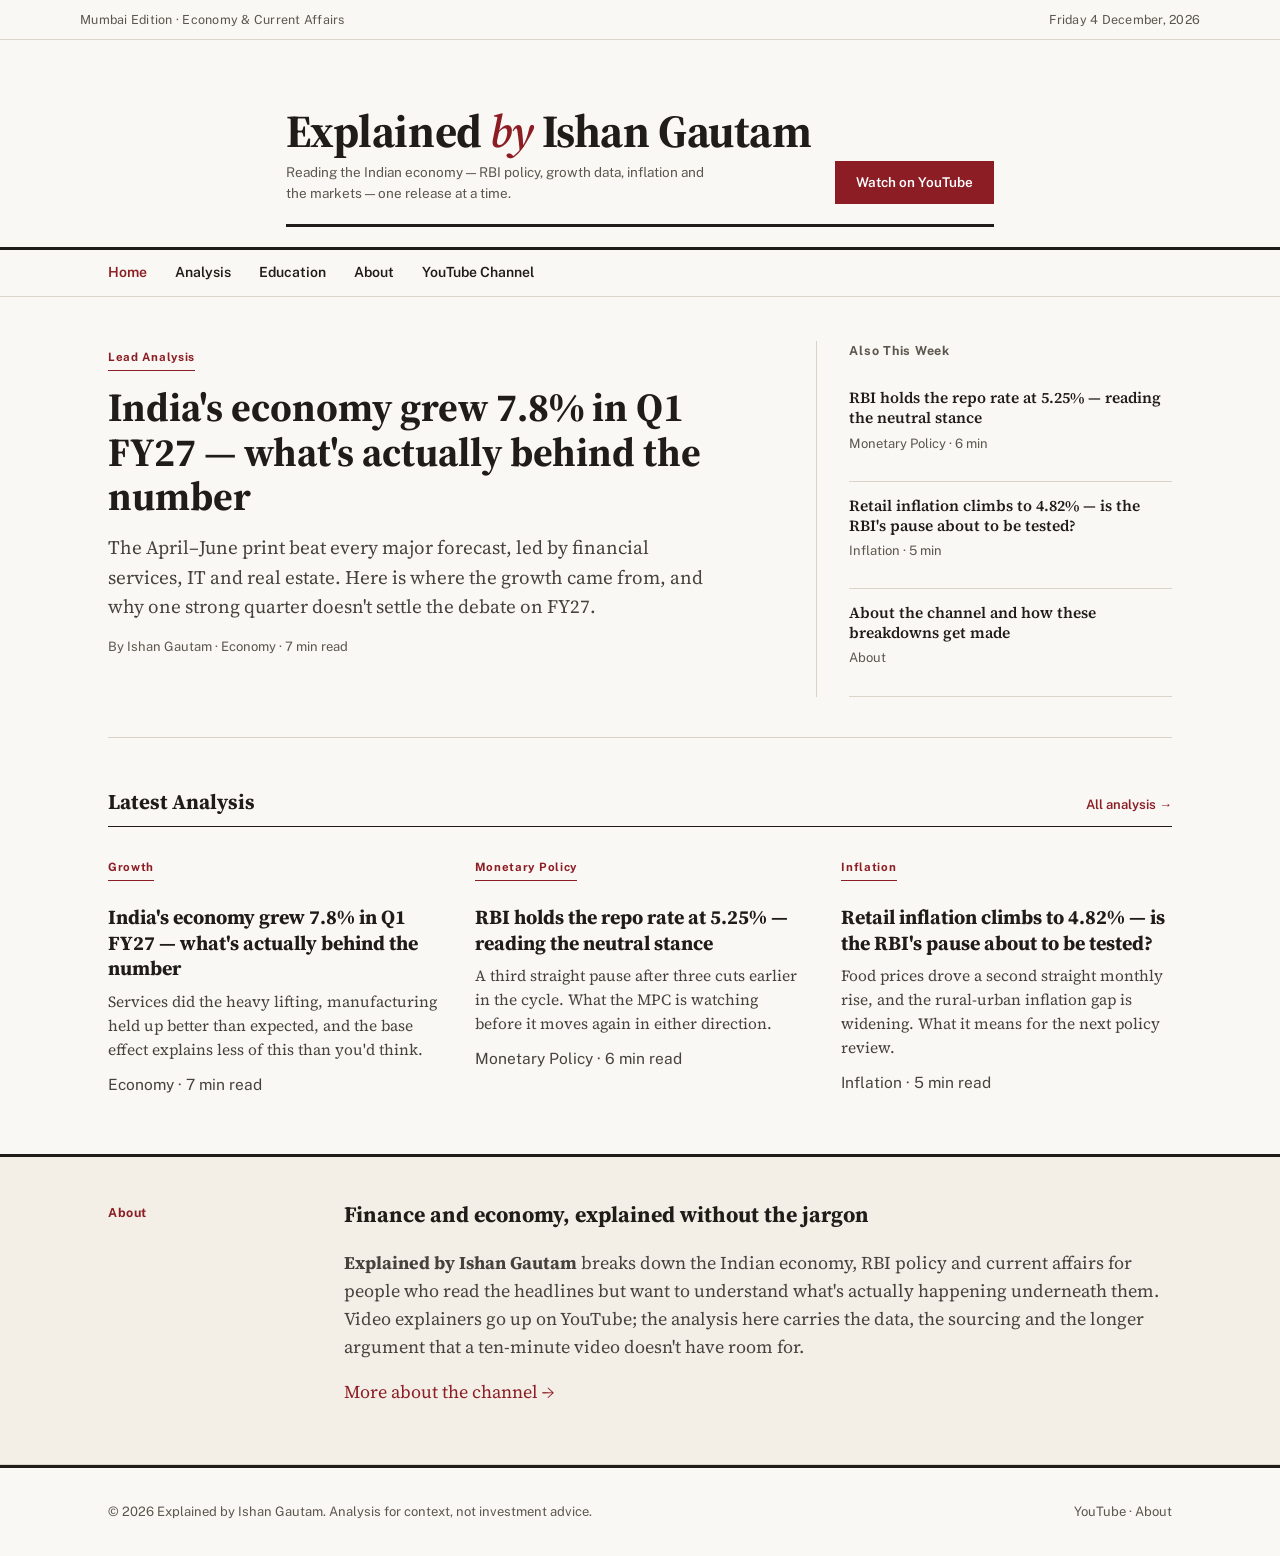
<file: index.html>
<!DOCTYPE html>
<html lang="en">
<head>
<meta charset="UTF-8">
<meta name="viewport" content="width=device-width, initial-scale=1">
<title>Explained by Ishan Gautam — Economy &amp; Current Affairs Analysis</title>
<meta name="description" content="Plain-spoken analysis of the Indian economy and current affairs — RBI policy, GDP, inflation, markets and the stories behind the headlines.">
<link rel="preconnect" href="https://fonts.googleapis.com">
<link rel="preconnect" href="https://fonts.gstatic.com" crossorigin>
<link href="https://fonts.googleapis.com/css2?family=Source+Serif+4:opsz,wght@8..60,400;8..60,600;8..60,700&family=Public+Sans:wght@400;500;600;700&display=swap" rel="stylesheet">
<link rel="stylesheet" href="assets/style.css">
</head>
<body>

<div class="masthead-top">
  <div class="wrap masthead-bar">
    <span>Mumbai Edition · Economy &amp; Current Affairs</span>
    <span id="today"></span>
  </div>
</div>

<header class="masthead">
  <div class="wrap masthead">
    <div>
      <p class="nameplate">Explained <span class="rule-word">by</span> Ishan Gautam</p>
      <p class="nameplate-sub">Reading the Indian economy — RBI policy, growth data, inflation and the markets — one release at a time.</p>
    </div>
    <div class="masthead-cta">
      <a class="btn" href="https://www.youtube.com/@ExplainedbyIshanGautam" target="_blank" rel="noopener">Watch on YouTube</a>
    </div>
  </div>
</header>

<nav class="primary">
  <div class="wrap">
    <a href="index.html" class="current">Home</a>
    <a href="analysis.html">Analysis</a>
    <a href="education.html">Education</a>
    <a href="about.html">About</a>
    <a href="https://www.youtube.com/@ExplainedbyIshanGautam" target="_blank" rel="noopener">YouTube Channel</a>
  </div>
</nav>

<main class="wrap">

  <section class="hero">
    <div>
      <span class="tag">Lead Analysis</span>
      <h1><a href="articles/india-gdp-q1-fy27.html" style="color:inherit;">India's economy grew 7.8% in Q1 FY27 — what's actually behind the number</a></h1>
      <p class="dek">The April–June print beat every major forecast, led by financial services, IT and real estate. Here is where the growth came from, and why one strong quarter doesn't settle the debate on FY27.</p>
      <p class="meta">By Ishan Gautam · Economy · 7 min read</p>
    </div>
    <aside class="hero-aside">
      <h3>Also This Week</h3>
      <div class="aside-item">
        <a href="articles/rbi-holds-rates.html">RBI holds the repo rate at 5.25% — reading the neutral stance</a>
        <p class="meta">Monetary Policy · 6 min</p>
      </div>
      <div class="aside-item">
        <a href="articles/inflation-august-2026.html">Retail inflation climbs to 4.82% — is the RBI's pause about to be tested?</a>
        <p class="meta">Inflation · 5 min</p>
      </div>
      <div class="aside-item">
        <a href="about.html">About the channel and how these breakdowns get made</a>
        <p class="meta">About</p>
      </div>
    </aside>
  </section>

  <div class="section-head">
    <h2>Latest Analysis</h2>
    <a href="analysis.html">All analysis →</a>
  </div>
  <div class="river">
    <article class="card">
      <span class="tag">Growth</span>
      <h3><a class="stretched" href="articles/india-gdp-q1-fy27.html">India's economy grew 7.8% in Q1 FY27 — what's actually behind the number</a></h3>
      <p>Services did the heavy lifting, manufacturing held up better than expected, and the base effect explains less of this than you'd think.</p>
      <p class="meta">Economy · 7 min read</p>
    </article>
    <article class="card">
      <span class="tag">Monetary Policy</span>
      <h3><a class="stretched" href="articles/rbi-holds-rates.html">RBI holds the repo rate at 5.25% — reading the neutral stance</a></h3>
      <p>A third straight pause after three cuts earlier in the cycle. What the MPC is watching before it moves again in either direction.</p>
      <p class="meta">Monetary Policy · 6 min read</p>
    </article>
    <article class="card">
      <span class="tag">Inflation</span>
      <h3><a class="stretched" href="articles/inflation-august-2026.html">Retail inflation climbs to 4.82% — is the RBI's pause about to be tested?</a></h3>
      <p>Food prices drove a second straight monthly rise, and the rural-urban inflation gap is widening. What it means for the next policy review.</p>
      <p class="meta">Inflation · 5 min read</p>
    </article>
  </div>

</main>

<section class="about-strip">
  <div class="wrap about-grid">
    <div><span class="role">About</span></div>
    <div>
      <h2>Finance and economy, explained without the jargon</h2>
      <p><strong>Explained by Ishan Gautam</strong> breaks down the Indian economy, RBI policy and current affairs for people who read the headlines but want to understand what's actually happening underneath them. Video explainers go up on YouTube; the analysis here carries the data, the sourcing and the longer argument that a ten-minute video doesn't have room for.</p>
      <p><a href="about.html">More about the channel →</a></p>
    </div>
  </div>
</section>

<footer>
  <div class="wrap" style="display:flex; justify-content:space-between; flex-wrap:wrap; gap:14px; width:100%;">
    <span>© 2026 Explained by Ishan Gautam. Analysis for context, not investment advice.</span>
    <span><a href="https://www.youtube.com/@ExplainedbyIshanGautam" target="_blank" rel="noopener">YouTube</a> · <a href="about.html">About</a></span>
  </div>
</footer>

<script src="assets/script.js"></script>
</body>
</html>
</file>
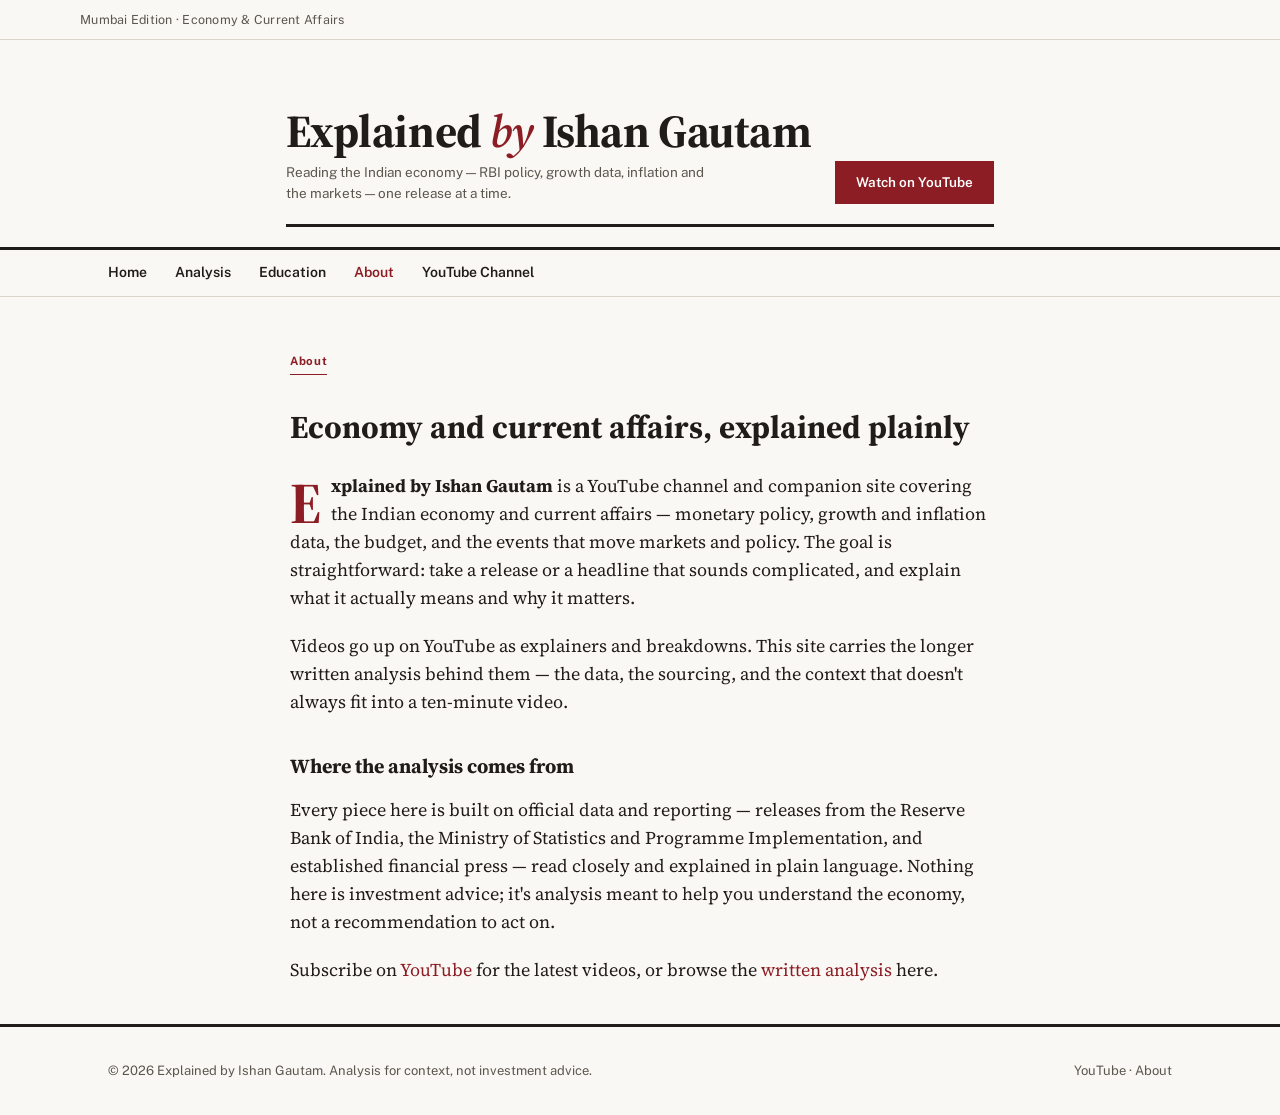
<file: about.html>
<!DOCTYPE html>
<html lang="en">
<head>
<meta charset="UTF-8">
<meta name="viewport" content="width=device-width, initial-scale=1">
<title>About — Explained by Ishan Gautam</title>
<meta name="description" content="About the Explained by Ishan Gautam YouTube channel and this analysis site.">
<link rel="preconnect" href="https://fonts.googleapis.com">
<link rel="preconnect" href="https://fonts.gstatic.com" crossorigin>
<link href="https://fonts.googleapis.com/css2?family=Source+Serif+4:opsz,wght@8..60,400;8..60,600;8..60,700&family=Public+Sans:wght@400;500;600;700&display=swap" rel="stylesheet">
<link rel="stylesheet" href="assets/style.css">
</head>
<body>

<div class="masthead-top">
  <div class="wrap masthead-bar">
    <span>Mumbai Edition · Economy &amp; Current Affairs</span>
  </div>
</div>

<header class="masthead">
  <div class="wrap masthead">
    <div>
      <p class="nameplate">Explained <span class="rule-word">by</span> Ishan Gautam</p>
      <p class="nameplate-sub">Reading the Indian economy — RBI policy, growth data, inflation and the markets — one release at a time.</p>
    </div>
    <div class="masthead-cta">
      <a class="btn" href="https://www.youtube.com/@ExplainedbyIshanGautam" target="_blank" rel="noopener">Watch on YouTube</a>
    </div>
  </div>
</header>

<nav class="primary">
  <div class="wrap">
    <a href="index.html">Home</a>
    <a href="analysis.html">Analysis</a>
    <a href="education.html">Education</a>
    <a href="about.html" class="current">About</a>
    <a href="https://www.youtube.com/@ExplainedbyIshanGautam" target="_blank" rel="noopener">YouTube Channel</a>
  </div>
</nav>

<main class="wrap">
  <div class="article-body" style="padding-top:48px;">
    <span class="tag">About</span>
    <h1 style="font-size:32px; margin: 14px 0 20px;">Economy and current affairs, explained plainly</h1>
    <p><strong>Explained by Ishan Gautam</strong> is a YouTube channel and companion site covering the Indian economy and current affairs — monetary policy, growth and inflation data, the budget, and the events that move markets and policy. The goal is straightforward: take a release or a headline that sounds complicated, and explain what it actually means and why it matters.</p>
    <p>Videos go up on YouTube as explainers and breakdowns. This site carries the longer written analysis behind them — the data, the sourcing, and the context that doesn't always fit into a ten-minute video.</p>
    <h2 style="font-size:20px;">Where the analysis comes from</h2>
    <p>Every piece here is built on official data and reporting — releases from the Reserve Bank of India, the Ministry of Statistics and Programme Implementation, and established financial press — read closely and explained in plain language. Nothing here is investment advice; it's analysis meant to help you understand the economy, not a recommendation to act on.</p>
    <p>Subscribe on <a href="https://www.youtube.com/@ExplainedbyIshanGautam" target="_blank" rel="noopener">YouTube</a> for the latest videos, or browse the <a href="analysis.html">written analysis</a> here.</p>
  </div>
</main>

<footer>
  <div class="wrap" style="display:flex; justify-content:space-between; flex-wrap:wrap; gap:14px; width:100%;">
    <span>© 2026 Explained by Ishan Gautam. Analysis for context, not investment advice.</span>
    <span><a href="https://www.youtube.com/@ExplainedbyIshanGautam" target="_blank" rel="noopener">YouTube</a> · <a href="about.html">About</a></span>
  </div>
</footer>
</body>
</html>
</file>
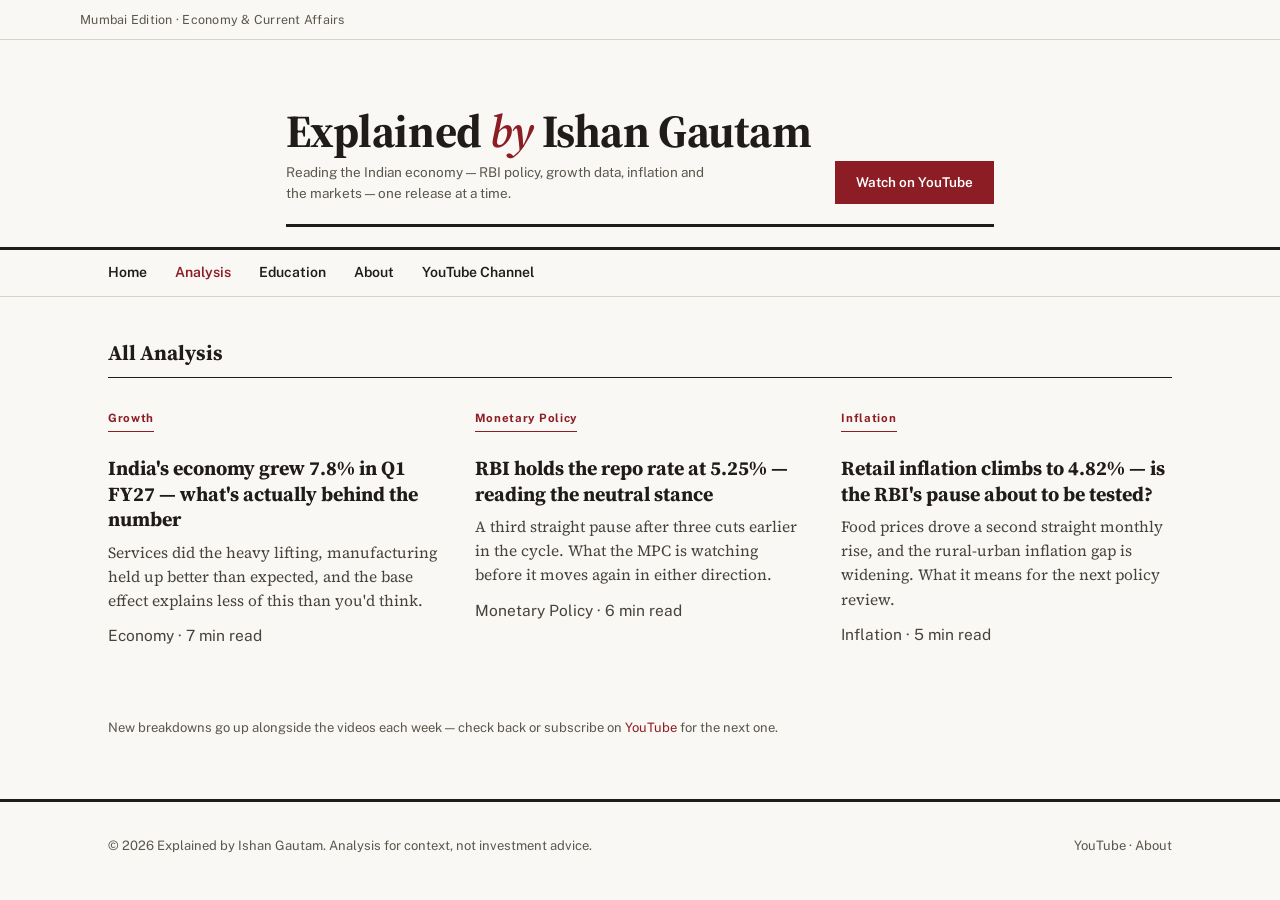
<file: analysis.html>
<!DOCTYPE html>
<html lang="en">
<head>
<meta charset="UTF-8">
<meta name="viewport" content="width=device-width, initial-scale=1">
<title>Analysis — Explained by Ishan Gautam</title>
<meta name="description" content="All economy and current affairs analysis from Explained by Ishan Gautam.">
<link rel="preconnect" href="https://fonts.googleapis.com">
<link rel="preconnect" href="https://fonts.gstatic.com" crossorigin>
<link href="https://fonts.googleapis.com/css2?family=Source+Serif+4:opsz,wght@8..60,400;8..60,600;8..60,700&family=Public+Sans:wght@400;500;600;700&display=swap" rel="stylesheet">
<link rel="stylesheet" href="assets/style.css">
</head>
<body>

<div class="masthead-top">
  <div class="wrap masthead-bar">
    <span>Mumbai Edition · Economy &amp; Current Affairs</span>
  </div>
</div>

<header class="masthead">
  <div class="wrap masthead">
    <div>
      <p class="nameplate">Explained <span class="rule-word">by</span> Ishan Gautam</p>
      <p class="nameplate-sub">Reading the Indian economy — RBI policy, growth data, inflation and the markets — one release at a time.</p>
    </div>
    <div class="masthead-cta">
      <a class="btn" href="https://www.youtube.com/@ExplainedbyIshanGautam" target="_blank" rel="noopener">Watch on YouTube</a>
    </div>
  </div>
</header>

<nav class="primary">
  <div class="wrap">
    <a href="index.html">Home</a>
    <a href="analysis.html" class="current">Analysis</a>
    <a href="education.html">Education</a>
    <a href="about.html">About</a>
    <a href="https://www.youtube.com/@ExplainedbyIshanGautam" target="_blank" rel="noopener">YouTube Channel</a>
  </div>
</nav>

<main class="wrap">
  <div class="section-head" style="margin-top:40px;">
    <h2>All Analysis</h2>
  </div>
  <div class="river">
    <article class="card">
      <span class="tag">Growth</span>
      <h3><a class="stretched" href="articles/india-gdp-q1-fy27.html">India's economy grew 7.8% in Q1 FY27 — what's actually behind the number</a></h3>
      <p>Services did the heavy lifting, manufacturing held up better than expected, and the base effect explains less of this than you'd think.</p>
      <p class="meta">Economy · 7 min read</p>
    </article>
    <article class="card">
      <span class="tag">Monetary Policy</span>
      <h3><a class="stretched" href="articles/rbi-holds-rates.html">RBI holds the repo rate at 5.25% — reading the neutral stance</a></h3>
      <p>A third straight pause after three cuts earlier in the cycle. What the MPC is watching before it moves again in either direction.</p>
      <p class="meta">Monetary Policy · 6 min read</p>
    </article>
    <article class="card">
      <span class="tag">Inflation</span>
      <h3><a class="stretched" href="articles/inflation-august-2026.html">Retail inflation climbs to 4.82% — is the RBI's pause about to be tested?</a></h3>
      <p>Food prices drove a second straight monthly rise, and the rural-urban inflation gap is widening. What it means for the next policy review.</p>
      <p class="meta">Inflation · 5 min read</p>
    </article>
  </div>
  <p class="meta" style="padding-bottom:48px;">New breakdowns go up alongside the videos each week — check back or subscribe on <a href="https://www.youtube.com/@ExplainedbyIshanGautam" target="_blank" rel="noopener">YouTube</a> for the next one.</p>
</main>

<footer>
  <div class="wrap" style="display:flex; justify-content:space-between; flex-wrap:wrap; gap:14px; width:100%;">
    <span>© 2026 Explained by Ishan Gautam. Analysis for context, not investment advice.</span>
    <span><a href="https://www.youtube.com/@ExplainedbyIshanGautam" target="_blank" rel="noopener">YouTube</a> · <a href="about.html">About</a></span>
  </div>
</footer>
</body>
</html>
</file>
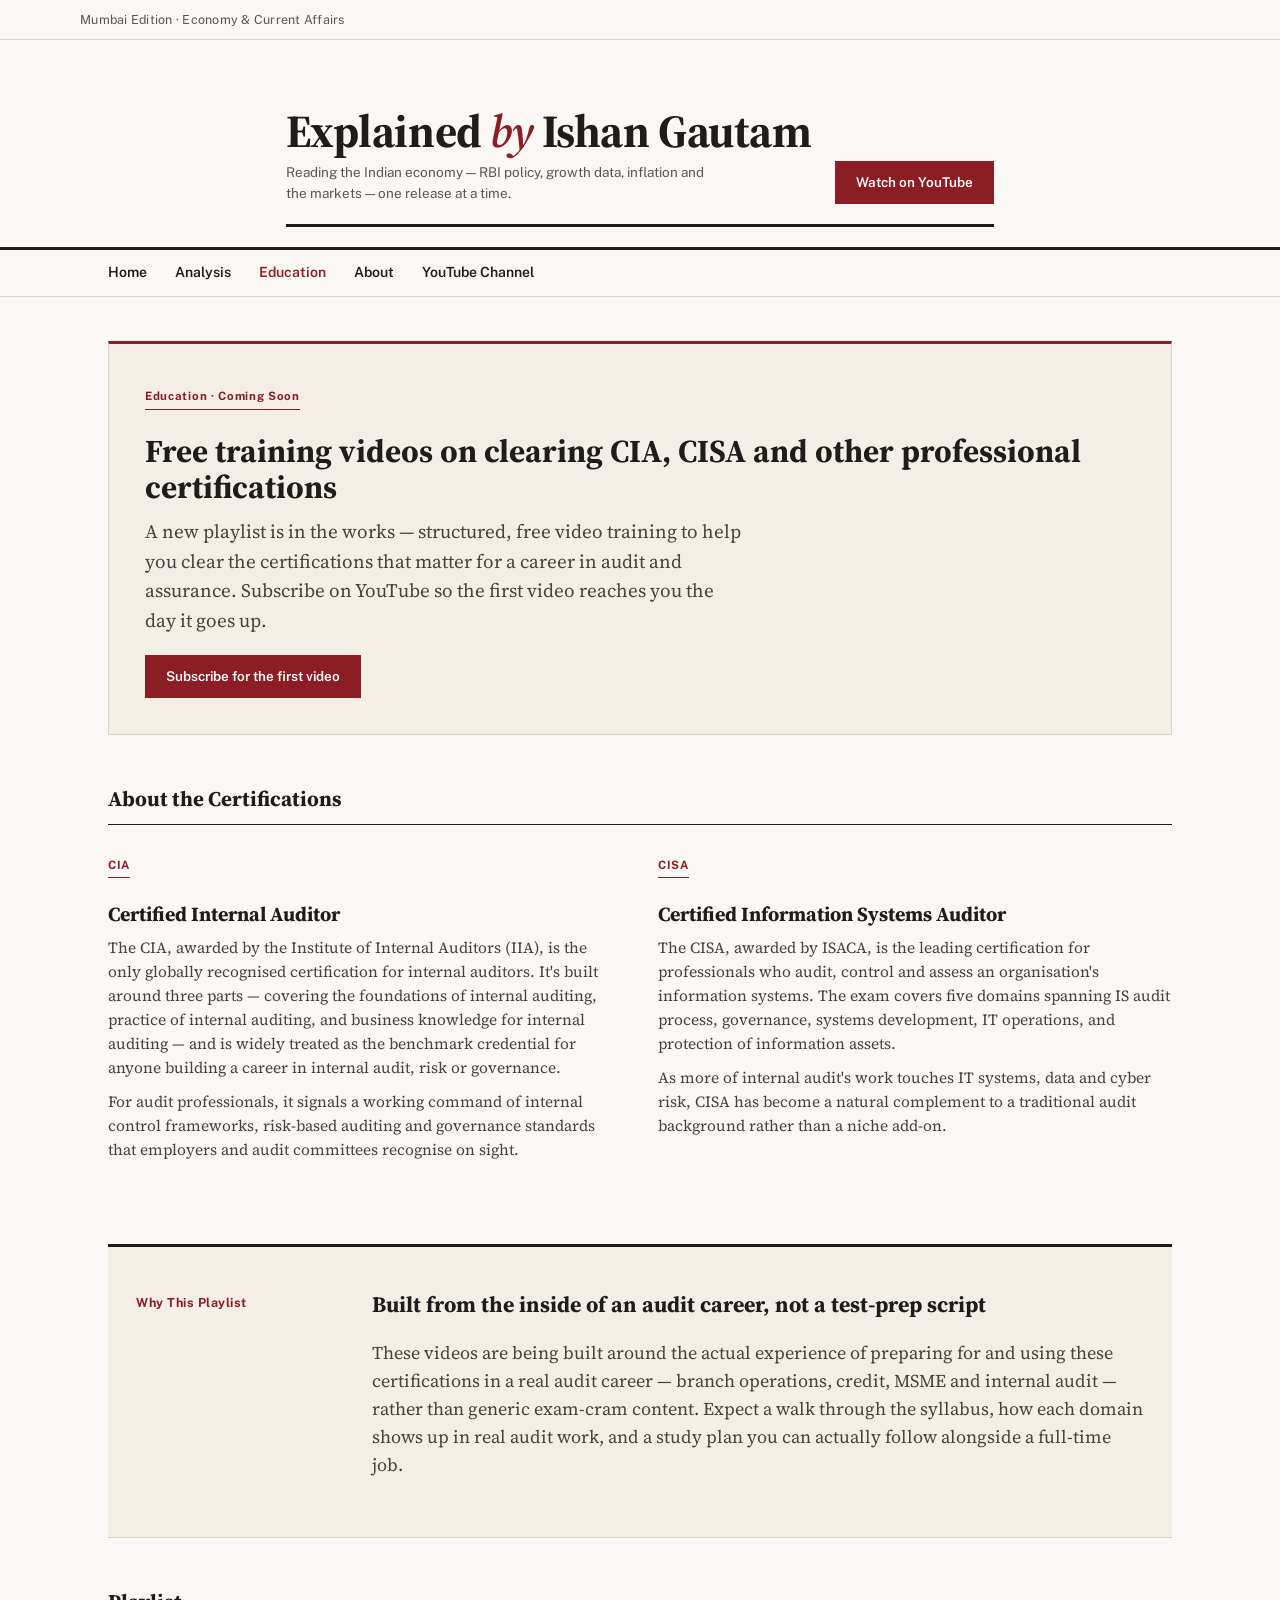
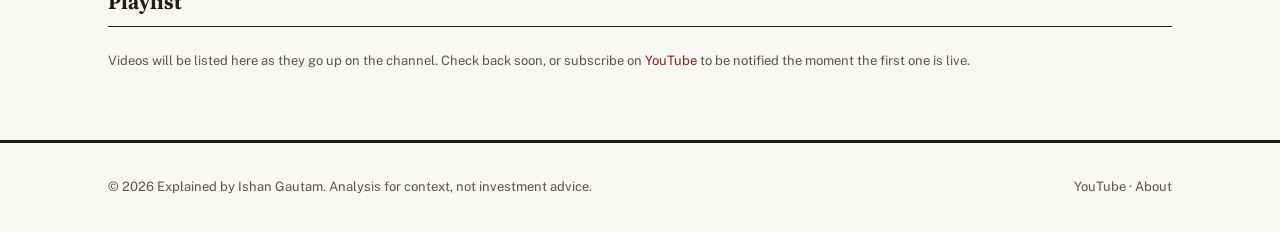
<file: education.html>
<!DOCTYPE html>
<html lang="en">
<head>
<meta charset="UTF-8">
<meta name="viewport" content="width=device-width, initial-scale=1">
<title>Education — Explained by Ishan Gautam</title>
<meta name="description" content="Free training videos and guidance on clearing professional certifications like CIA and CISA — coming soon from Explained by Ishan Gautam.">
<link rel="preconnect" href="https://fonts.googleapis.com">
<link rel="preconnect" href="https://fonts.gstatic.com" crossorigin>
<link href="https://fonts.googleapis.com/css2?family=Source+Serif+4:opsz,wght@8..60,400;8..60,600;8..60,700&family=Public+Sans:wght@400;500;600;700&display=swap" rel="stylesheet">
<link rel="stylesheet" href="assets/style.css">
</head>
<body>

<div class="masthead-top">
  <div class="wrap masthead-bar"><span>Mumbai Edition · Economy &amp; Current Affairs</span></div>
</div>
<header class="masthead">
  <div class="wrap masthead">
    <div>
      <p class="nameplate">Explained <span class="rule-word">by</span> Ishan Gautam</p>
      <p class="nameplate-sub">Reading the Indian economy — RBI policy, growth data, inflation and the markets — one release at a time.</p>
    </div>
    <div class="masthead-cta"><a class="btn" href="https://www.youtube.com/@ExplainedbyIshanGautam" target="_blank" rel="noopener">Watch on YouTube</a></div>
  </div>
</header>
<nav class="primary">
  <div class="wrap">
    <a href="index.html">Home</a>
    <a href="analysis.html">Analysis</a>
    <a href="education.html" class="current">Education</a>
    <a href="about.html">About</a>
    <a href="https://www.youtube.com/@ExplainedbyIshanGautam" target="_blank" rel="noopener">YouTube Channel</a>
  </div>
</nav>

<main class="wrap">

  <section class="hero" style="grid-template-columns:1fr; border-bottom:none; padding-bottom:0;">
    <div style="border:1px solid var(--rule); border-top:3px solid var(--crimson); padding:36px; background:var(--paper-raised);">
      <span class="tag">Education · Coming Soon</span>
      <h1 style="font-size:32px; margin:10px 0 12px;">Free training videos on clearing CIA, CISA and other professional certifications</h1>
      <p class="dek" style="margin-bottom:20px;">A new playlist is in the works — structured, free video training to help you clear the certifications that matter for a career in audit and assurance. Subscribe on YouTube so the first video reaches you the day it goes up.</p>
      <a class="btn" href="https://www.youtube.com/@ExplainedbyIshanGautam" target="_blank" rel="noopener">Subscribe for the first video</a>
    </div>
  </section>

  <div class="section-head">
    <h2>About the Certifications</h2>
  </div>

  <div class="river" style="grid-template-columns:1fr 1fr;">
    <article class="card">
      <span class="tag">CIA</span>
      <h3>Certified Internal Auditor</h3>
      <p>The CIA, awarded by the Institute of Internal Auditors (IIA), is the only globally recognised certification for internal auditors. It's built around three parts — covering the foundations of internal auditing, practice of internal auditing, and business knowledge for internal auditing — and is widely treated as the benchmark credential for anyone building a career in internal audit, risk or governance.</p>
      <p>For audit professionals, it signals a working command of internal control frameworks, risk-based auditing and governance standards that employers and audit committees recognise on sight.</p>
    </article>
    <article class="card">
      <span class="tag">CISA</span>
      <h3>Certified Information Systems Auditor</h3>
      <p>The CISA, awarded by ISACA, is the leading certification for professionals who audit, control and assess an organisation's information systems. The exam covers five domains spanning IS audit process, governance, systems development, IT operations, and protection of information assets.</p>
      <p>As more of internal audit's work touches IT systems, data and cyber risk, CISA has become a natural complement to a traditional audit background rather than a niche add-on.</p>
    </article>
  </div>

  <div class="about-strip" style="margin-top:24px;">
    <div class="wrap about-grid">
      <div><span class="role">Why This Playlist</span></div>
      <div>
        <h2>Built from the inside of an audit career, not a test-prep script</h2>
        <p>These videos are being built around the actual experience of preparing for and using these certifications in a real audit career — branch operations, credit, MSME and internal audit — rather than generic exam-cram content. Expect a walk through the syllabus, how each domain shows up in real audit work, and a study plan you can actually follow alongside a full-time job.</p>
      </div>
    </div>
  </div>

  <div class="section-head">
    <h2>Playlist</h2>
  </div>
  <p class="meta" style="padding-bottom:56px;">Videos will be listed here as they go up on the channel. Check back soon, or subscribe on <a href="https://www.youtube.com/@ExplainedbyIshanGautam" target="_blank" rel="noopener">YouTube</a> to be notified the moment the first one is live.</p>

</main>

<footer>
  <div class="wrap" style="display:flex; justify-content:space-between; flex-wrap:wrap; gap:14px; width:100%;">
    <span>© 2026 Explained by Ishan Gautam. Analysis for context, not investment advice.</span>
    <span><a href="https://www.youtube.com/@ExplainedbyIshanGautam" target="_blank" rel="noopener">YouTube</a> · <a href="about.html">About</a></span>
  </div>
</footer>
</body>
</html>
</file>
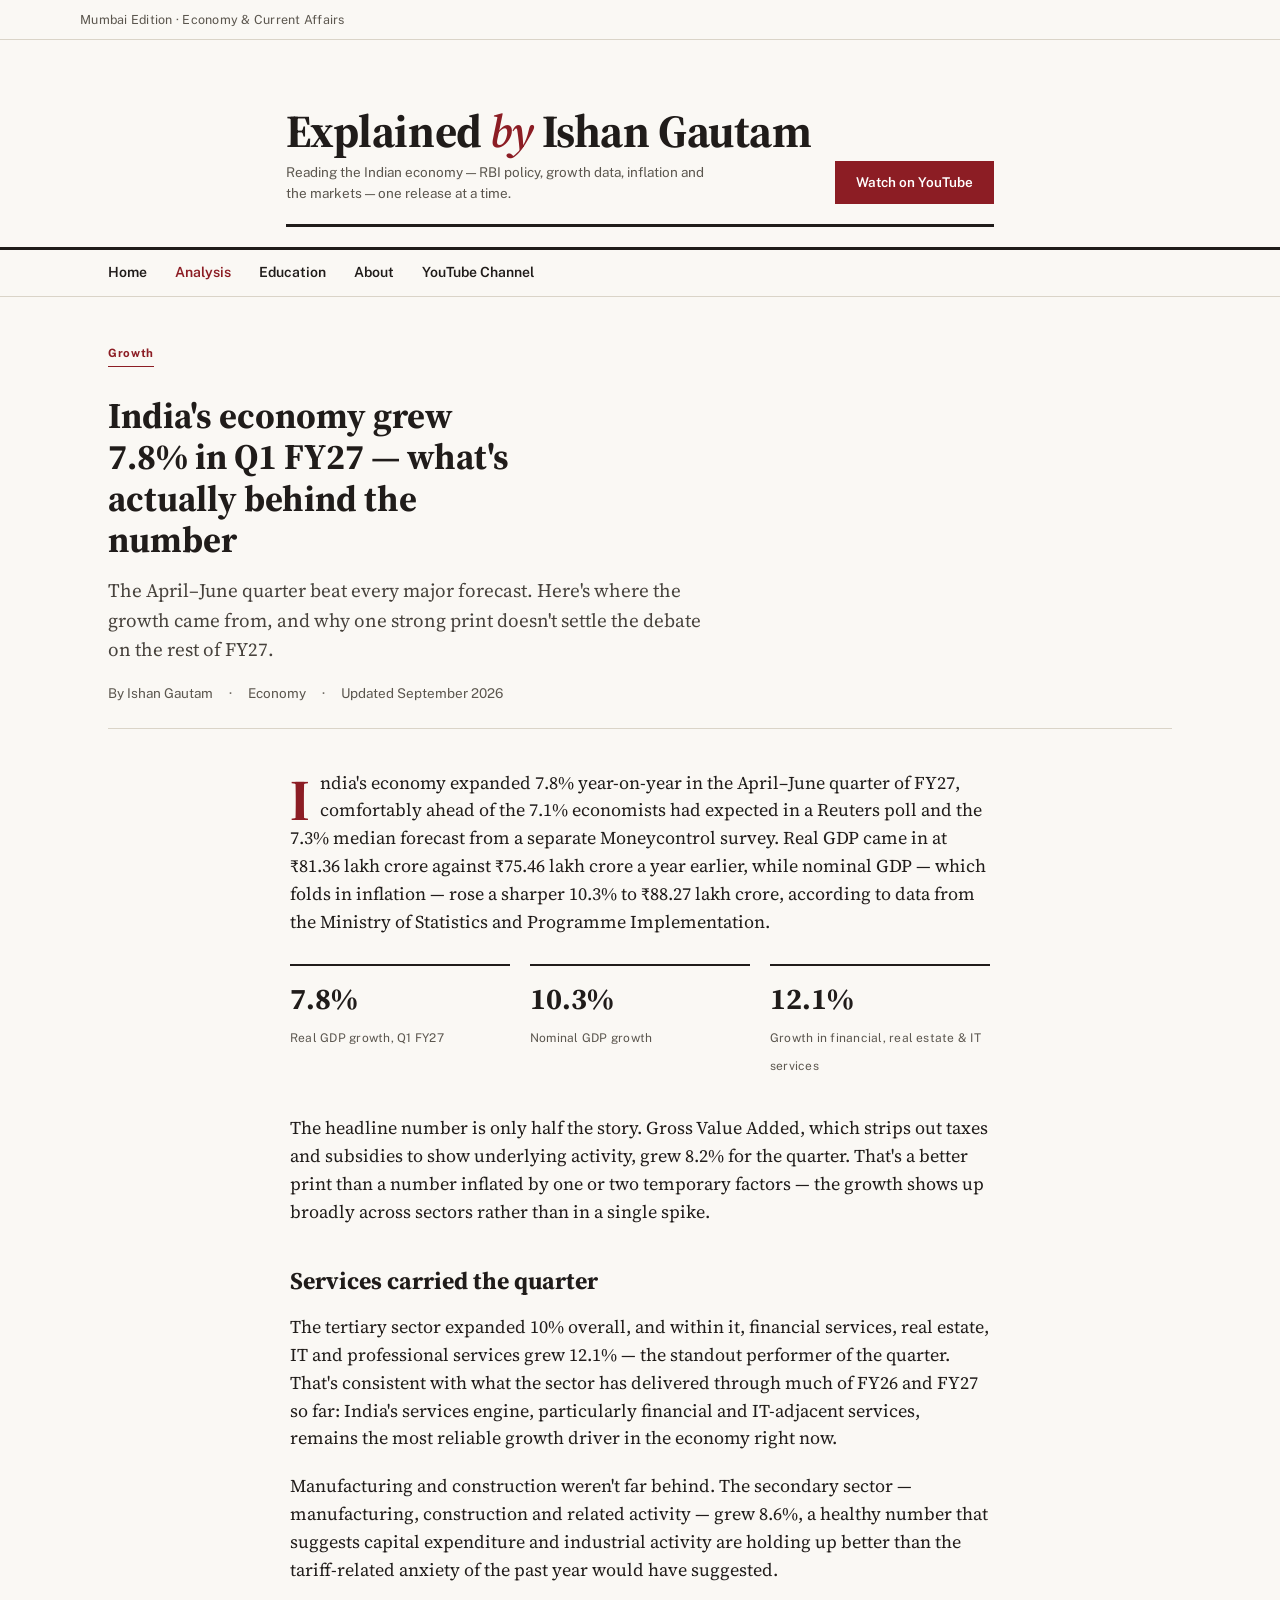
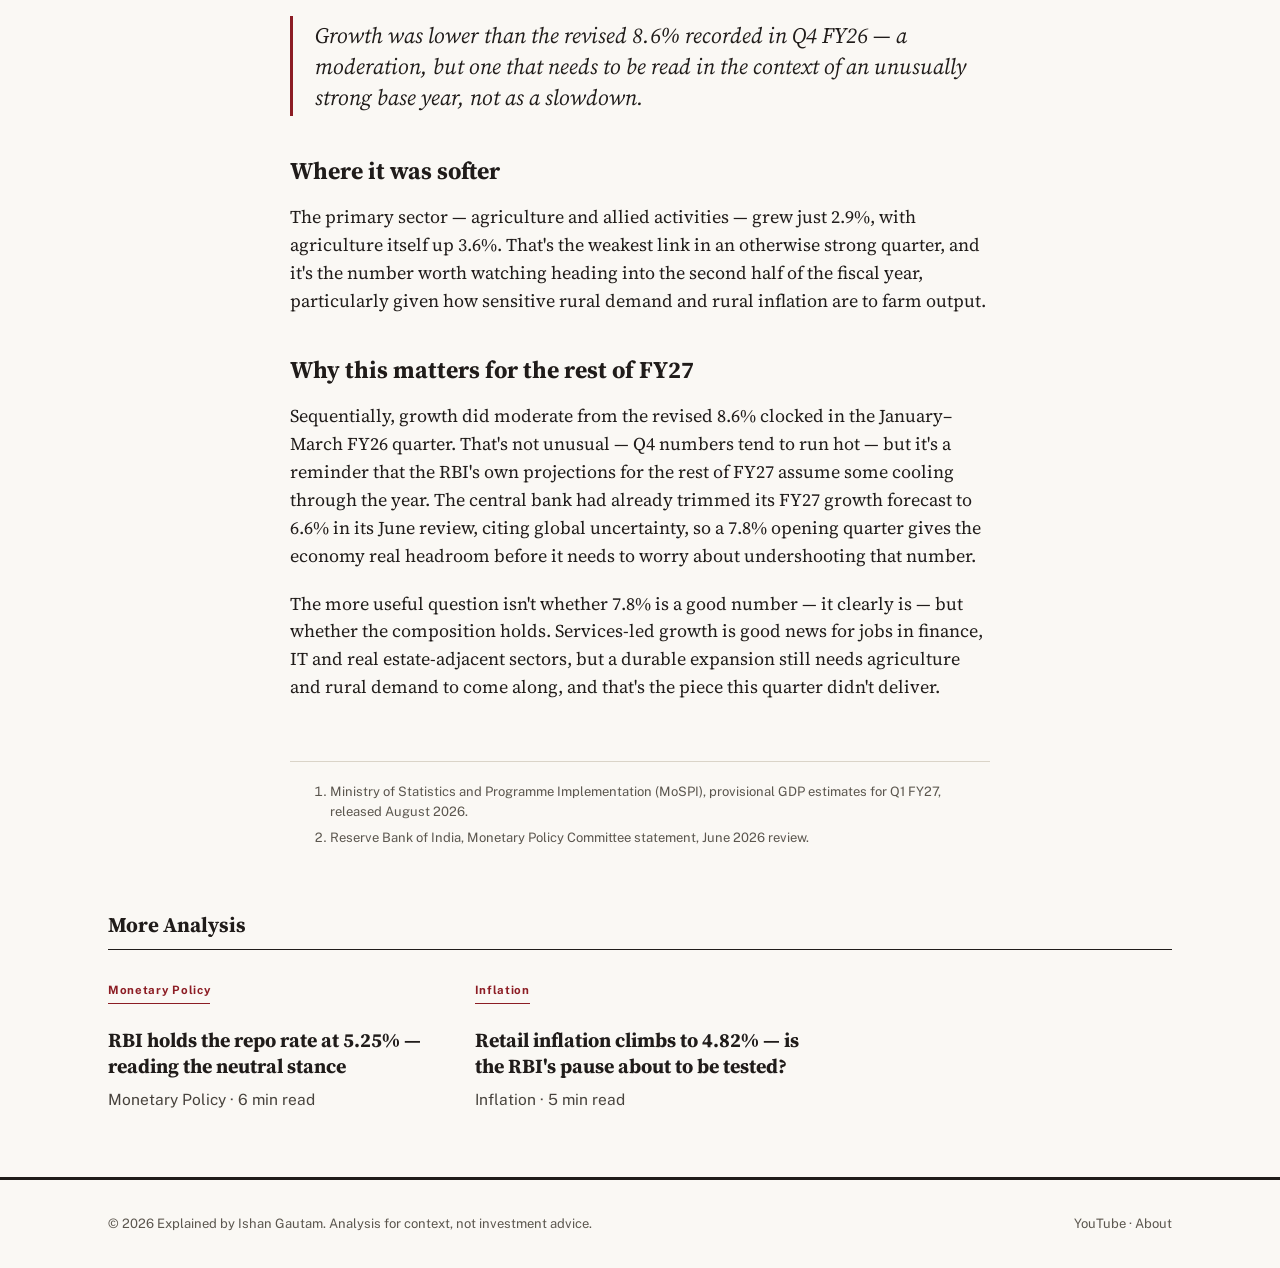
<file: articles/india-gdp-q1-fy27.html>
<!DOCTYPE html>
<html lang="en">
<head>
<meta charset="UTF-8">
<meta name="viewport" content="width=device-width, initial-scale=1">
<title>India's economy grew 7.8% in Q1 FY27 — Explained by Ishan Gautam</title>
<meta name="description" content="India's Q1 FY27 GDP grew 7.8%, beating every forecast. A breakdown of where the growth came from and what it means for the year ahead.">
<link rel="preconnect" href="https://fonts.googleapis.com">
<link rel="preconnect" href="https://fonts.gstatic.com" crossorigin>
<link href="https://fonts.googleapis.com/css2?family=Source+Serif+4:opsz,wght@8..60,400;8..60,600;8..60,700&family=Public+Sans:wght@400;500;600;700&display=swap" rel="stylesheet">
<link rel="stylesheet" href="../assets/style.css">
</head>
<body>

<div class="masthead-top">
  <div class="wrap masthead-bar"><span>Mumbai Edition · Economy &amp; Current Affairs</span></div>
</div>
<header class="masthead">
  <div class="wrap masthead">
    <div>
      <p class="nameplate">Explained <span class="rule-word">by</span> Ishan Gautam</p>
      <p class="nameplate-sub">Reading the Indian economy — RBI policy, growth data, inflation and the markets — one release at a time.</p>
    </div>
    <div class="masthead-cta"><a class="btn" href="https://www.youtube.com/@ExplainedbyIshanGautam" target="_blank" rel="noopener">Watch on YouTube</a></div>
  </div>
</header>
<nav class="primary">
  <div class="wrap">
    <a href="../index.html">Home</a>
    <a href="../analysis.html" class="current">Analysis</a>
    <a href="../education.html">Education</a>
    <a href="../about.html">About</a>
    <a href="https://www.youtube.com/@ExplainedbyIshanGautam" target="_blank" rel="noopener">YouTube Channel</a>
  </div>
</nav>

<main class="wrap">
  <div class="article-head">
    <span class="tag">Growth</span>
    <h1>India's economy grew 7.8% in Q1 FY27 — what's actually behind the number</h1>
    <p class="dek">The April–June quarter beat every major forecast. Here's where the growth came from, and why one strong print doesn't settle the debate on the rest of FY27.</p>
    <div class="byline"><span>By Ishan Gautam</span><span>·</span><span>Economy</span><span>·</span><span>Updated September 2026</span></div>
  </div>

  <article class="article-body">
    <p>India's economy expanded 7.8% year-on-year in the April–June quarter of FY27, comfortably ahead of the 7.1% economists had expected in a Reuters poll and the 7.3% median forecast from a separate Moneycontrol survey. Real GDP came in at ₹81.36 lakh crore against ₹75.46 lakh crore a year earlier, while nominal GDP — which folds in inflation — rose a sharper 10.3% to ₹88.27 lakh crore, according to data from the Ministry of Statistics and Programme Implementation.</p>

    <div class="stat-row">
      <div class="stat"><span class="num">7.8%</span><span class="label">Real GDP growth, Q1 FY27</span></div>
      <div class="stat"><span class="num">10.3%</span><span class="label">Nominal GDP growth</span></div>
      <div class="stat"><span class="num">12.1%</span><span class="label">Growth in financial, real estate &amp; IT services</span></div>
    </div>

    <p>The headline number is only half the story. Gross Value Added, which strips out taxes and subsidies to show underlying activity, grew 8.2% for the quarter. That's a better print than a number inflated by one or two temporary factors — the growth shows up broadly across sectors rather than in a single spike.</p>

    <h2>Services carried the quarter</h2>
    <p>The tertiary sector expanded 10% overall, and within it, financial services, real estate, IT and professional services grew 12.1% — the standout performer of the quarter. That's consistent with what the sector has delivered through much of FY26 and FY27 so far: India's services engine, particularly financial and IT-adjacent services, remains the most reliable growth driver in the economy right now.</p>

    <p>Manufacturing and construction weren't far behind. The secondary sector — manufacturing, construction and related activity — grew 8.6%, a healthy number that suggests capital expenditure and industrial activity are holding up better than the tariff-related anxiety of the past year would have suggested.</p>

    <div class="pull">Growth was lower than the revised 8.6% recorded in Q4 FY26 — a moderation, but one that needs to be read in the context of an unusually strong base year, not as a slowdown.</div>

    <h2>Where it was softer</h2>
    <p>The primary sector — agriculture and allied activities — grew just 2.9%, with agriculture itself up 3.6%. That's the weakest link in an otherwise strong quarter, and it's the number worth watching heading into the second half of the fiscal year, particularly given how sensitive rural demand and rural inflation are to farm output.</p>

    <h2>Why this matters for the rest of FY27</h2>
    <p>Sequentially, growth did moderate from the revised 8.6% clocked in the January–March FY26 quarter. That's not unusual — Q4 numbers tend to run hot — but it's a reminder that the RBI's own projections for the rest of FY27 assume some cooling through the year. The central bank had already trimmed its FY27 growth forecast to 6.6% in its June review, citing global uncertainty, so a 7.8% opening quarter gives the economy real headroom before it needs to worry about undershooting that number.</p>

    <p>The more useful question isn't whether 7.8% is a good number — it clearly is — but whether the composition holds. Services-led growth is good news for jobs in finance, IT and real estate-adjacent sectors, but a durable expansion still needs agriculture and rural demand to come along, and that's the piece this quarter didn't deliver.</p>
  </article>

  <ol class="footnotes">
    <li>Ministry of Statistics and Programme Implementation (MoSPI), provisional GDP estimates for Q1 FY27, released August 2026.</li>
    <li>Reserve Bank of India, Monetary Policy Committee statement, June 2026 review.</li>
  </ol>

  <div class="section-head"><h2>More Analysis</h2></div>
  <div class="river" style="padding-bottom:56px;">
    <article class="card">
      <span class="tag">Monetary Policy</span>
      <h3><a class="stretched" href="rbi-holds-rates.html">RBI holds the repo rate at 5.25% — reading the neutral stance</a></h3>
      <p class="meta">Monetary Policy · 6 min read</p>
    </article>
    <article class="card">
      <span class="tag">Inflation</span>
      <h3><a class="stretched" href="inflation-august-2026.html">Retail inflation climbs to 4.82% — is the RBI's pause about to be tested?</a></h3>
      <p class="meta">Inflation · 5 min read</p>
    </article>
  </div>
</main>

<footer>
  <div class="wrap" style="display:flex; justify-content:space-between; flex-wrap:wrap; gap:14px; width:100%;">
    <span>© 2026 Explained by Ishan Gautam. Analysis for context, not investment advice.</span>
    <span><a href="https://www.youtube.com/@ExplainedbyIshanGautam" target="_blank" rel="noopener">YouTube</a> · <a href="../about.html">About</a></span>
  </div>
</footer>
</body>
</html>
</file>
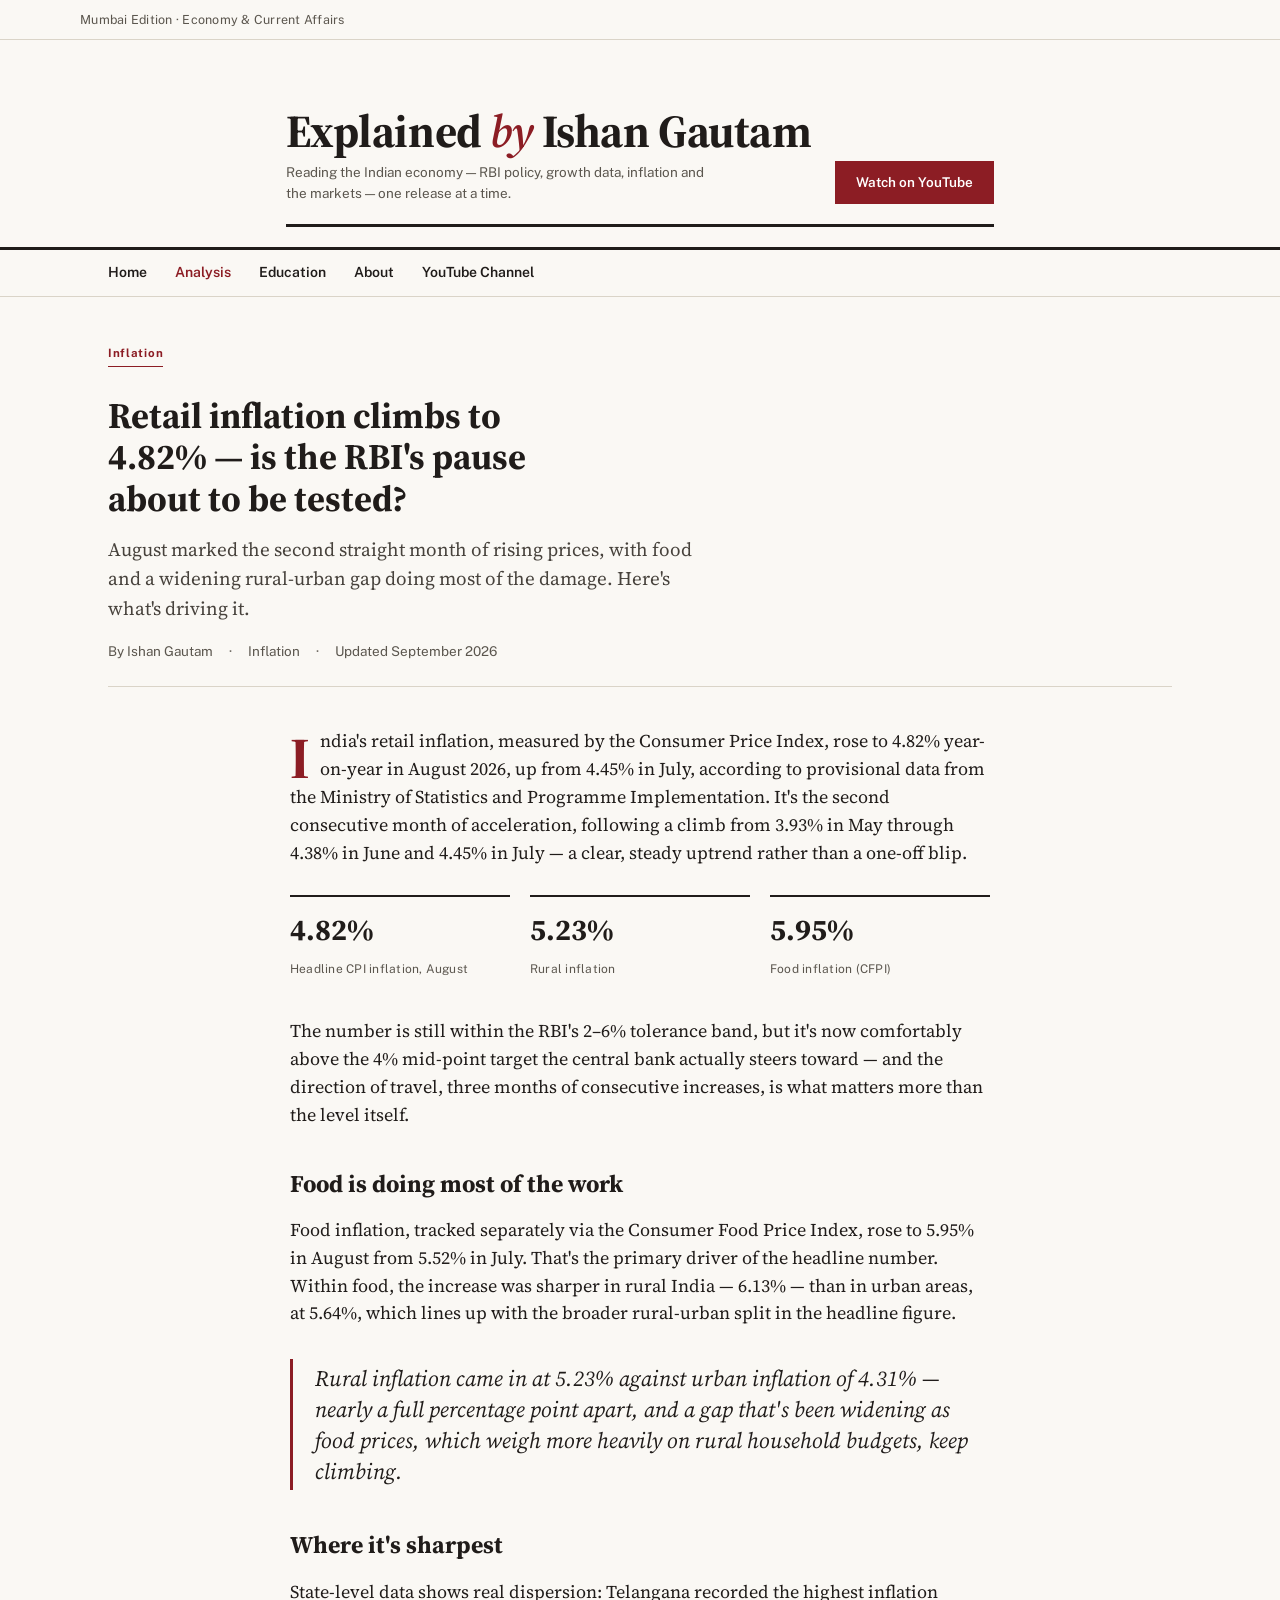
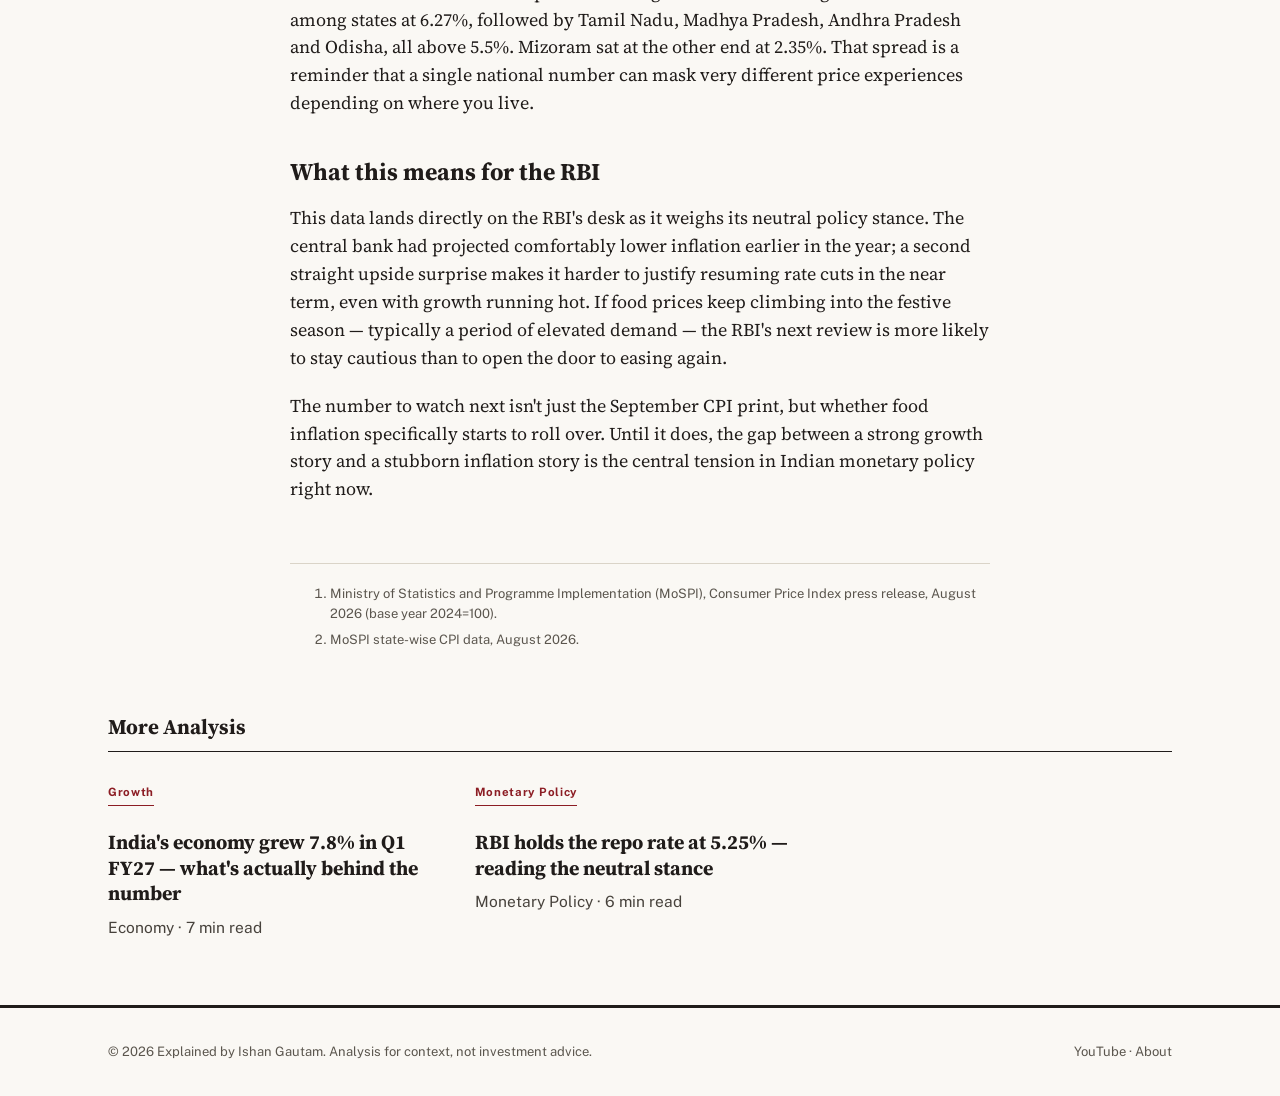
<file: articles/inflation-august-2026.html>
<!DOCTYPE html>
<html lang="en">
<head>
<meta charset="UTF-8">
<meta name="viewport" content="width=device-width, initial-scale=1">
<title>Retail inflation climbs to 4.82% — Explained by Ishan Gautam</title>
<meta name="description" content="India's retail inflation rose to 4.82% in August 2026, a second straight monthly increase. What's driving it and what it means for RBI policy.">
<link rel="preconnect" href="https://fonts.googleapis.com">
<link rel="preconnect" href="https://fonts.gstatic.com" crossorigin>
<link href="https://fonts.googleapis.com/css2?family=Source+Serif+4:opsz,wght@8..60,400;8..60,600;8..60,700&family=Public+Sans:wght@400;500;600;700&display=swap" rel="stylesheet">
<link rel="stylesheet" href="../assets/style.css">
</head>
<body>

<div class="masthead-top">
  <div class="wrap masthead-bar"><span>Mumbai Edition · Economy &amp; Current Affairs</span></div>
</div>
<header class="masthead">
  <div class="wrap masthead">
    <div>
      <p class="nameplate">Explained <span class="rule-word">by</span> Ishan Gautam</p>
      <p class="nameplate-sub">Reading the Indian economy — RBI policy, growth data, inflation and the markets — one release at a time.</p>
    </div>
    <div class="masthead-cta"><a class="btn" href="https://www.youtube.com/@ExplainedbyIshanGautam" target="_blank" rel="noopener">Watch on YouTube</a></div>
  </div>
</header>
<nav class="primary">
  <div class="wrap">
    <a href="../index.html">Home</a>
    <a href="../analysis.html" class="current">Analysis</a>
    <a href="../education.html">Education</a>
    <a href="../about.html">About</a>
    <a href="https://www.youtube.com/@ExplainedbyIshanGautam" target="_blank" rel="noopener">YouTube Channel</a>
  </div>
</nav>

<main class="wrap">
  <div class="article-head">
    <span class="tag">Inflation</span>
    <h1>Retail inflation climbs to 4.82% — is the RBI's pause about to be tested?</h1>
    <p class="dek">August marked the second straight month of rising prices, with food and a widening rural-urban gap doing most of the damage. Here's what's driving it.</p>
    <div class="byline"><span>By Ishan Gautam</span><span>·</span><span>Inflation</span><span>·</span><span>Updated September 2026</span></div>
  </div>

  <article class="article-body">
    <p>India's retail inflation, measured by the Consumer Price Index, rose to 4.82% year-on-year in August 2026, up from 4.45% in July, according to provisional data from the Ministry of Statistics and Programme Implementation. It's the second consecutive month of acceleration, following a climb from 3.93% in May through 4.38% in June and 4.45% in July — a clear, steady uptrend rather than a one-off blip.</p>

    <div class="stat-row">
      <div class="stat"><span class="num">4.82%</span><span class="label">Headline CPI inflation, August</span></div>
      <div class="stat"><span class="num">5.23%</span><span class="label">Rural inflation</span></div>
      <div class="stat"><span class="num">5.95%</span><span class="label">Food inflation (CFPI)</span></div>
    </div>

    <p>The number is still within the RBI's 2–6% tolerance band, but it's now comfortably above the 4% mid-point target the central bank actually steers toward — and the direction of travel, three months of consecutive increases, is what matters more than the level itself.</p>

    <h2>Food is doing most of the work</h2>
    <p>Food inflation, tracked separately via the Consumer Food Price Index, rose to 5.95% in August from 5.52% in July. That's the primary driver of the headline number. Within food, the increase was sharper in rural India — 6.13% — than in urban areas, at 5.64%, which lines up with the broader rural-urban split in the headline figure.</p>

    <div class="pull">Rural inflation came in at 5.23% against urban inflation of 4.31% — nearly a full percentage point apart, and a gap that's been widening as food prices, which weigh more heavily on rural household budgets, keep climbing.</div>

    <h2>Where it's sharpest</h2>
    <p>State-level data shows real dispersion: Telangana recorded the highest inflation among states at 6.27%, followed by Tamil Nadu, Madhya Pradesh, Andhra Pradesh and Odisha, all above 5.5%. Mizoram sat at the other end at 2.35%. That spread is a reminder that a single national number can mask very different price experiences depending on where you live.</p>

    <h2>What this means for the RBI</h2>
    <p>This data lands directly on the RBI's desk as it weighs its neutral policy stance. The central bank had projected comfortably lower inflation earlier in the year; a second straight upside surprise makes it harder to justify resuming rate cuts in the near term, even with growth running hot. If food prices keep climbing into the festive season — typically a period of elevated demand — the RBI's next review is more likely to stay cautious than to open the door to easing again.</p>

    <p>The number to watch next isn't just the September CPI print, but whether food inflation specifically starts to roll over. Until it does, the gap between a strong growth story and a stubborn inflation story is the central tension in Indian monetary policy right now.</p>
  </article>

  <ol class="footnotes">
    <li>Ministry of Statistics and Programme Implementation (MoSPI), Consumer Price Index press release, August 2026 (base year 2024=100).</li>
    <li>MoSPI state-wise CPI data, August 2026.</li>
  </ol>

  <div class="section-head"><h2>More Analysis</h2></div>
  <div class="river" style="padding-bottom:56px;">
    <article class="card">
      <span class="tag">Growth</span>
      <h3><a class="stretched" href="india-gdp-q1-fy27.html">India's economy grew 7.8% in Q1 FY27 — what's actually behind the number</a></h3>
      <p class="meta">Economy · 7 min read</p>
    </article>
    <article class="card">
      <span class="tag">Monetary Policy</span>
      <h3><a class="stretched" href="rbi-holds-rates.html">RBI holds the repo rate at 5.25% — reading the neutral stance</a></h3>
      <p class="meta">Monetary Policy · 6 min read</p>
    </article>
  </div>
</main>

<footer>
  <div class="wrap" style="display:flex; justify-content:space-between; flex-wrap:wrap; gap:14px; width:100%;">
    <span>© 2026 Explained by Ishan Gautam. Analysis for context, not investment advice.</span>
    <span><a href="https://www.youtube.com/@ExplainedbyIshanGautam" target="_blank" rel="noopener">YouTube</a> · <a href="../about.html">About</a></span>
  </div>
</footer>
</body>
</html>
</file>
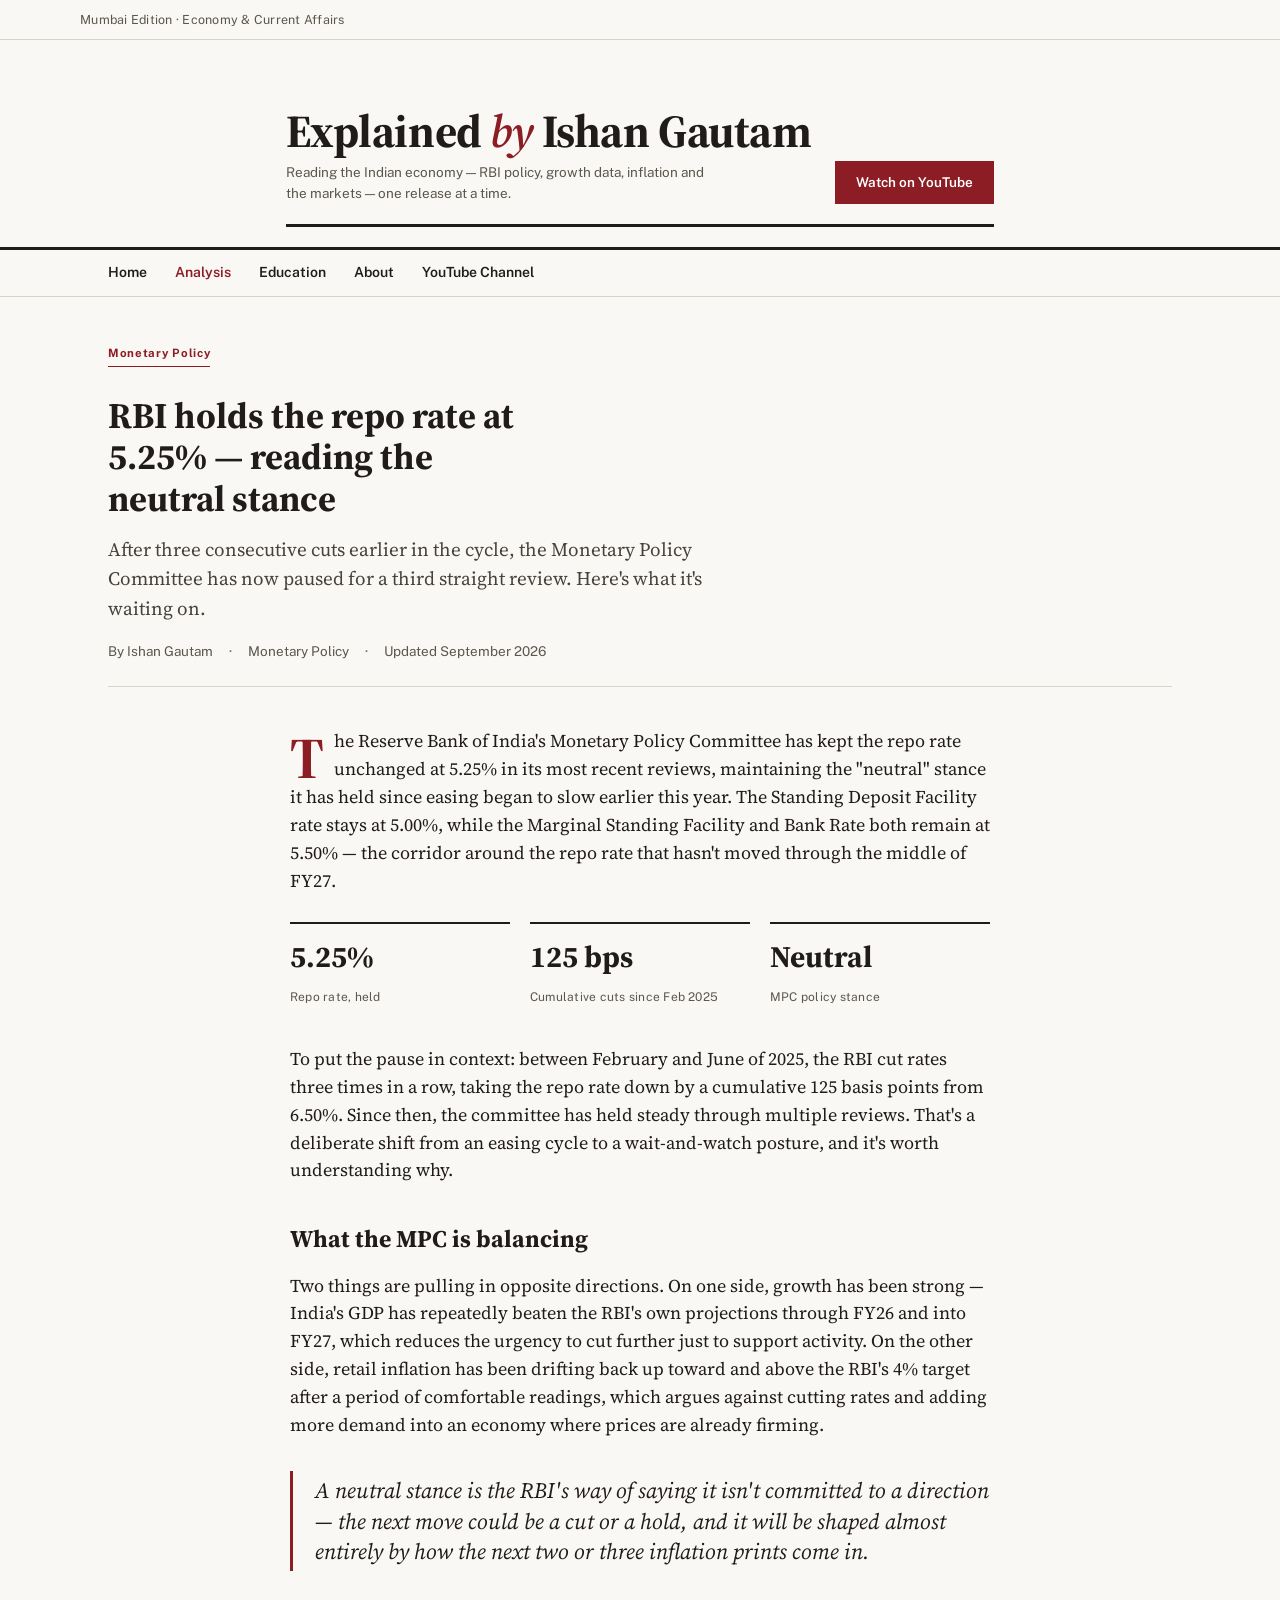
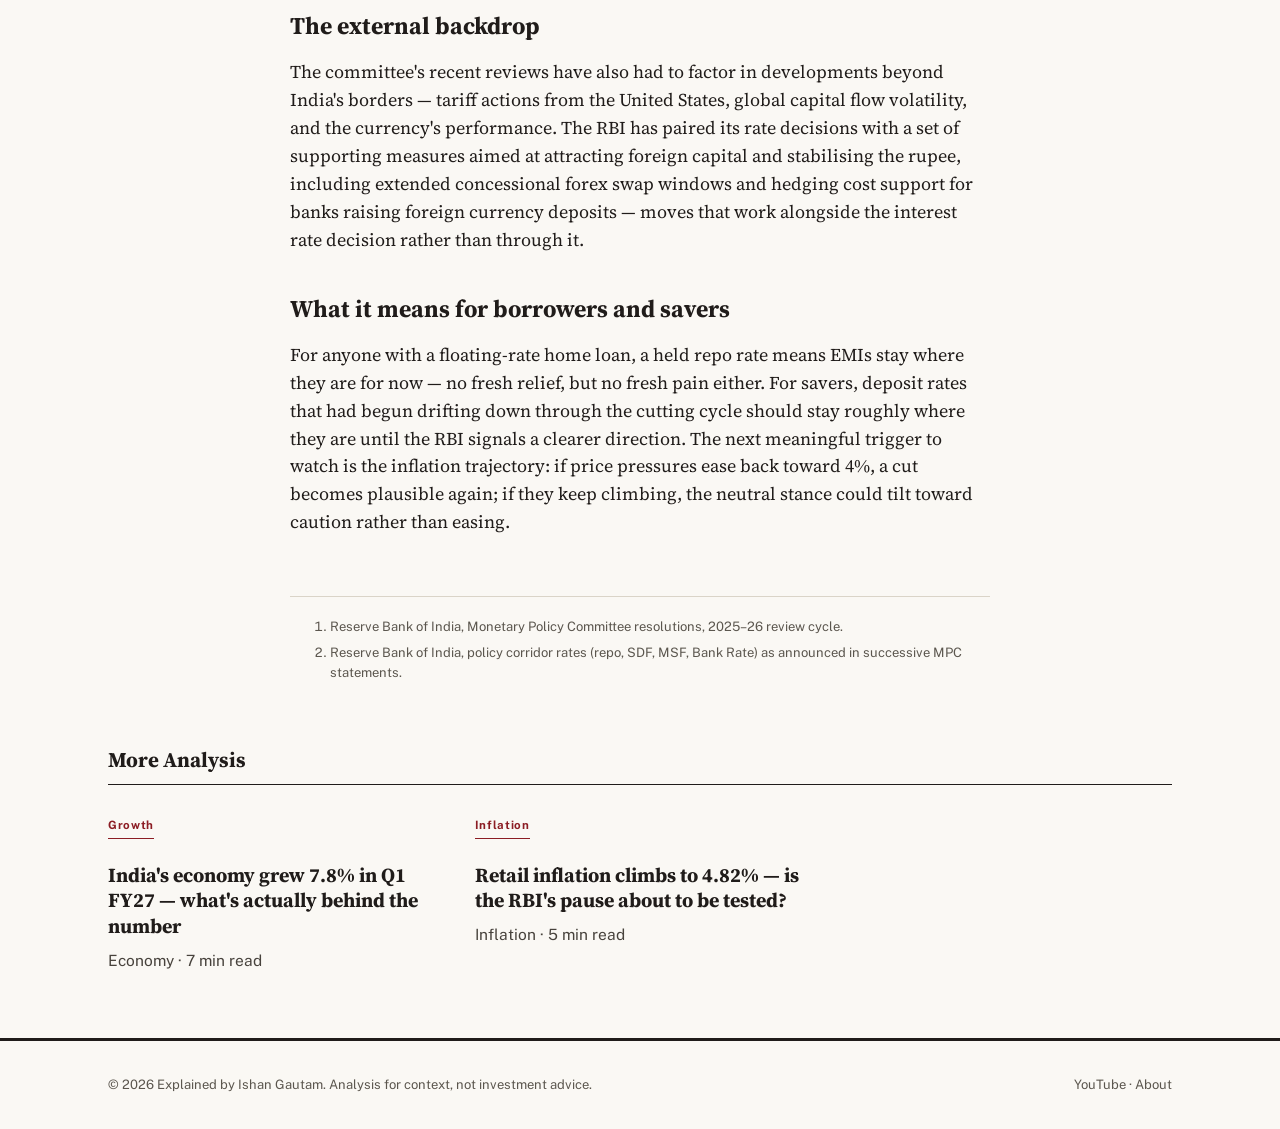
<file: articles/rbi-holds-rates.html>
<!DOCTYPE html>
<html lang="en">
<head>
<meta charset="UTF-8">
<meta name="viewport" content="width=device-width, initial-scale=1">
<title>RBI holds the repo rate at 5.25% — Explained by Ishan Gautam</title>
<meta name="description" content="The RBI's Monetary Policy Committee has kept the repo rate at 5.25% with a neutral stance. What it's watching before its next move.">
<link rel="preconnect" href="https://fonts.googleapis.com">
<link rel="preconnect" href="https://fonts.gstatic.com" crossorigin>
<link href="https://fonts.googleapis.com/css2?family=Source+Serif+4:opsz,wght@8..60,400;8..60,600;8..60,700&family=Public+Sans:wght@400;500;600;700&display=swap" rel="stylesheet">
<link rel="stylesheet" href="../assets/style.css">
</head>
<body>

<div class="masthead-top">
  <div class="wrap masthead-bar"><span>Mumbai Edition · Economy &amp; Current Affairs</span></div>
</div>
<header class="masthead">
  <div class="wrap masthead">
    <div>
      <p class="nameplate">Explained <span class="rule-word">by</span> Ishan Gautam</p>
      <p class="nameplate-sub">Reading the Indian economy — RBI policy, growth data, inflation and the markets — one release at a time.</p>
    </div>
    <div class="masthead-cta"><a class="btn" href="https://www.youtube.com/@ExplainedbyIshanGautam" target="_blank" rel="noopener">Watch on YouTube</a></div>
  </div>
</header>
<nav class="primary">
  <div class="wrap">
    <a href="../index.html">Home</a>
    <a href="../analysis.html" class="current">Analysis</a>
    <a href="../education.html">Education</a>
    <a href="../about.html">About</a>
    <a href="https://www.youtube.com/@ExplainedbyIshanGautam" target="_blank" rel="noopener">YouTube Channel</a>
  </div>
</nav>

<main class="wrap">
  <div class="article-head">
    <span class="tag">Monetary Policy</span>
    <h1>RBI holds the repo rate at 5.25% — reading the neutral stance</h1>
    <p class="dek">After three consecutive cuts earlier in the cycle, the Monetary Policy Committee has now paused for a third straight review. Here's what it's waiting on.</p>
    <div class="byline"><span>By Ishan Gautam</span><span>·</span><span>Monetary Policy</span><span>·</span><span>Updated September 2026</span></div>
  </div>

  <article class="article-body">
    <p>The Reserve Bank of India's Monetary Policy Committee has kept the repo rate unchanged at 5.25% in its most recent reviews, maintaining the "neutral" stance it has held since easing began to slow earlier this year. The Standing Deposit Facility rate stays at 5.00%, while the Marginal Standing Facility and Bank Rate both remain at 5.50% — the corridor around the repo rate that hasn't moved through the middle of FY27.</p>

    <div class="stat-row">
      <div class="stat"><span class="num">5.25%</span><span class="label">Repo rate, held</span></div>
      <div class="stat"><span class="num">125 bps</span><span class="label">Cumulative cuts since Feb 2025</span></div>
      <div class="stat"><span class="num">Neutral</span><span class="label">MPC policy stance</span></div>
    </div>

    <p>To put the pause in context: between February and June of 2025, the RBI cut rates three times in a row, taking the repo rate down by a cumulative 125 basis points from 6.50%. Since then, the committee has held steady through multiple reviews. That's a deliberate shift from an easing cycle to a wait-and-watch posture, and it's worth understanding why.</p>

    <h2>What the MPC is balancing</h2>
    <p>Two things are pulling in opposite directions. On one side, growth has been strong — India's GDP has repeatedly beaten the RBI's own projections through FY26 and into FY27, which reduces the urgency to cut further just to support activity. On the other side, retail inflation has been drifting back up toward and above the RBI's 4% target after a period of comfortable readings, which argues against cutting rates and adding more demand into an economy where prices are already firming.</p>

    <div class="pull">A neutral stance is the RBI's way of saying it isn't committed to a direction — the next move could be a cut or a hold, and it will be shaped almost entirely by how the next two or three inflation prints come in.</div>

    <h2>The external backdrop</h2>
    <p>The committee's recent reviews have also had to factor in developments beyond India's borders — tariff actions from the United States, global capital flow volatility, and the currency's performance. The RBI has paired its rate decisions with a set of supporting measures aimed at attracting foreign capital and stabilising the rupee, including extended concessional forex swap windows and hedging cost support for banks raising foreign currency deposits — moves that work alongside the interest rate decision rather than through it.</p>

    <h2>What it means for borrowers and savers</h2>
    <p>For anyone with a floating-rate home loan, a held repo rate means EMIs stay where they are for now — no fresh relief, but no fresh pain either. For savers, deposit rates that had begun drifting down through the cutting cycle should stay roughly where they are until the RBI signals a clearer direction. The next meaningful trigger to watch is the inflation trajectory: if price pressures ease back toward 4%, a cut becomes plausible again; if they keep climbing, the neutral stance could tilt toward caution rather than easing.</p>
  </article>

  <ol class="footnotes">
    <li>Reserve Bank of India, Monetary Policy Committee resolutions, 2025–26 review cycle.</li>
    <li>Reserve Bank of India, policy corridor rates (repo, SDF, MSF, Bank Rate) as announced in successive MPC statements.</li>
  </ol>

  <div class="section-head"><h2>More Analysis</h2></div>
  <div class="river" style="padding-bottom:56px;">
    <article class="card">
      <span class="tag">Growth</span>
      <h3><a class="stretched" href="india-gdp-q1-fy27.html">India's economy grew 7.8% in Q1 FY27 — what's actually behind the number</a></h3>
      <p class="meta">Economy · 7 min read</p>
    </article>
    <article class="card">
      <span class="tag">Inflation</span>
      <h3><a class="stretched" href="inflation-august-2026.html">Retail inflation climbs to 4.82% — is the RBI's pause about to be tested?</a></h3>
      <p class="meta">Inflation · 5 min read</p>
    </article>
  </div>
</main>

<footer>
  <div class="wrap" style="display:flex; justify-content:space-between; flex-wrap:wrap; gap:14px; width:100%;">
    <span>© 2026 Explained by Ishan Gautam. Analysis for context, not investment advice.</span>
    <span><a href="https://www.youtube.com/@ExplainedbyIshanGautam" target="_blank" rel="noopener">YouTube</a> · <a href="../about.html">About</a></span>
  </div>
</footer>
</body>
</html>
</file>
<file: assets/style.css>
/* Explained by Ishan Gautam — editorial design system */

:root {
  --ink: #201c1a;
  --ink-soft: #47423c;
  --slate: #5b564e;
  --paper: #faf8f4;
  --paper-raised: #f3efe7;
  --rule: #dad4c8;
  --crimson: #8c1d24;
  --crimson-dark: #6e161b;
  --gold: #a6792a;
  --max: 1120px;
}

* { box-sizing: border-box; }

html { scroll-behavior: smooth; }

body {
  margin: 0;
  background: var(--paper);
  color: var(--ink);
  font-family: "Source Serif 4", Georgia, "Times New Roman", serif;
  font-size: 18px;
  line-height: 1.55;
  -webkit-font-smoothing: antialiased;
}

.wrap { max-width: var(--max); margin: 0 auto; padding: 0 28px; }

a { color: var(--crimson); text-decoration: none; }
a:hover { color: var(--crimson-dark); text-decoration: underline; }

.eyebrow, .meta, nav, .tag, button, .btn, .kicker {
  font-family: "Public Sans", -apple-system, Segoe UI, sans-serif;
}

/* ---------- Masthead ---------- */
.masthead-top {
  border-bottom: 1px solid var(--rule);
}
.masthead-bar {
  display: flex;
  justify-content: space-between;
  align-items: center;
  padding: 10px 0;
  font-family: "Public Sans", sans-serif;
  font-size: 12.5px;
  letter-spacing: 0.02em;
  color: var(--slate);
}
.masthead-bar a { color: var(--slate); }

.masthead {
  padding: 34px 0 20px;
  border-bottom: 3px solid var(--ink);
  display: flex;
  justify-content: space-between;
  align-items: flex-end;
  gap: 24px;
  flex-wrap: wrap;
}
.nameplate {
  font-size: 46px;
  font-weight: 700;
  letter-spacing: -0.01em;
  line-height: 1;
  margin: 0;
}
.nameplate .rule-word { color: var(--crimson); font-style: italic; font-weight: 600; }
.nameplate-sub {
  margin: 8px 0 0;
  font-family: "Public Sans", sans-serif;
  font-size: 13.5px;
  color: var(--slate);
  max-width: 420px;
}
.masthead-cta {
  font-family: "Public Sans", sans-serif;
}

nav.primary {
  border-bottom: 1px solid var(--rule);
  font-size: 14px;
}
nav.primary .wrap { display: flex; gap: 28px; padding-top: 12px; padding-bottom: 12px; flex-wrap: wrap; }
nav.primary a { color: var(--ink); font-weight: 600; }
nav.primary a.current { color: var(--crimson); }

/* ---------- Buttons ---------- */
.btn {
  display: inline-block;
  padding: 10px 20px;
  background: var(--crimson);
  color: #fff;
  font-size: 13.5px;
  font-weight: 600;
  border: 1px solid var(--crimson);
}
.btn:hover { background: var(--crimson-dark); border-color: var(--crimson-dark); color: #fff; text-decoration: none; }
.btn-outline {
  background: transparent;
  color: var(--ink);
  border: 1px solid var(--ink);
}
.btn-outline:hover { background: var(--ink); color: var(--paper); }

/* ---------- Hero ---------- */
.hero {
  padding: 44px 0 40px;
  border-bottom: 1px solid var(--rule);
  display: grid;
  grid-template-columns: 1.3fr 0.7fr;
  gap: 48px;
}
.tag {
  display: inline-block;
  font-size: 11.5px;
  font-weight: 700;
  letter-spacing: 0.06em;
  color: var(--crimson);
  border-bottom: 1px solid var(--crimson);
  padding-bottom: 3px;
  margin-bottom: 14px;
}
.hero h1 { font-size: 40px; line-height: 1.12; margin: 0 0 14px; }
.hero .dek { color: var(--ink-soft); font-size: 19px; margin: 0 0 16px; max-width: 60ch; }
.meta { font-size: 13px; color: var(--slate); }

.hero-aside { border-left: 1px solid var(--rule); padding-left: 32px; }
.hero-aside h3 { font-family: "Public Sans", sans-serif; font-size: 12.5px; letter-spacing: 0.06em; color: var(--slate); margin: 0 0 14px; }
.aside-item { padding: 14px 0; border-bottom: 1px solid var(--rule); }
.aside-item:first-child { padding-top: 0; }
.aside-item a { color: var(--ink); font-weight: 600; font-size: 15.5px; line-height: 1.3; display: block; }
.aside-item .meta { margin-top: 5px; }

/* ---------- River / listing grid ---------- */
.section-head {
  display: flex;
  justify-content: space-between;
  align-items: baseline;
  border-bottom: 1px solid var(--ink);
  padding-bottom: 8px;
  margin: 48px 0 24px;
}
.section-head h2 { font-size: 21px; margin: 0; }
.section-head a { font-family: "Public Sans", sans-serif; font-size: 13px; font-weight: 600; }

.river { display: grid; grid-template-columns: repeat(3, 1fr); gap: 36px; padding-bottom: 48px; }
.card h3 { font-size: 20px; line-height: 1.28; margin: 10px 0 8px; }
.card p { color: var(--ink-soft); font-size: 15.5px; margin: 0 0 10px; }
.card a.stretched { color: var(--ink); }
.card a.stretched:hover { color: var(--crimson); text-decoration: none; }

/* ---------- About / sidebar module ---------- */
.about-strip {
  border-top: 3px solid var(--ink);
  border-bottom: 1px solid var(--rule);
  padding: 40px 0;
  background: var(--paper-raised);
}
.about-grid { display: grid; grid-template-columns: 200px 1fr; gap: 36px; align-items: start; }
.about-grid h2 { font-size: 22px; margin: 0 0 4px; }
.about-grid .role { font-family: "Public Sans", sans-serif; font-size: 12.5px; color: var(--crimson); font-weight: 700; letter-spacing: 0.04em; margin-bottom: 14px; }
.about-grid p { color: var(--ink-soft); }

/* ---------- Article page ---------- */
.article-head { padding: 40px 0 24px; border-bottom: 1px solid var(--rule); }
.article-head h1 { font-size: 36px; line-height: 1.15; margin: 14px 0 16px; max-width: 22ch; }
.article-head .dek { font-size: 19px; color: var(--ink-soft); max-width: 60ch; margin: 0 0 18px; }
.byline { font-family: "Public Sans", sans-serif; font-size: 13.5px; color: var(--slate); display: flex; gap: 16px; flex-wrap: wrap; }

.article-body { max-width: 700px; margin: 0 auto; padding: 40px 0 20px; }
.article-body p { margin: 0 0 20px; }
.article-body p:first-of-type::first-letter {
  font-size: 58px;
  float: left;
  line-height: 0.85;
  padding-right: 10px;
  padding-top: 6px;
  font-weight: 700;
  color: var(--crimson);
}
.article-body h2 { font-size: 24px; margin: 36px 0 14px; }
.pull {
  border-left: 3px solid var(--crimson);
  padding: 4px 0 4px 22px;
  margin: 32px 0;
  font-size: 22px;
  line-height: 1.4;
  color: var(--ink);
  font-style: italic;
}
.stat-row { display: grid; grid-template-columns: repeat(3, 1fr); gap: 20px; margin: 28px 0 36px; }
.stat { border-top: 2px solid var(--ink); padding-top: 10px; }
.stat .num { font-size: 30px; font-weight: 700; display: block; }
.stat .label { font-family: "Public Sans", sans-serif; font-size: 12px; color: var(--slate); letter-spacing: 0.02em; }

.footnotes { max-width: 700px; margin: 20px auto 60px; border-top: 1px solid var(--rule); padding-top: 20px; font-family: "Public Sans", sans-serif; font-size: 13px; color: var(--slate); }
.footnotes li { margin-bottom: 6px; }

/* ---------- Footer ---------- */
footer {
  border-top: 3px solid var(--ink);
  padding: 34px 0;
  font-family: "Public Sans", sans-serif;
  font-size: 13px;
  color: var(--slate);
  display: flex;
  justify-content: space-between;
  flex-wrap: wrap;
  gap: 14px;
}
footer a { color: var(--slate); }

/* ---------- Responsive ---------- */
@media (max-width: 860px) {
  .hero { grid-template-columns: 1fr; }
  .hero-aside { border-left: none; border-top: 1px solid var(--rule); padding-left: 0; padding-top: 24px; }
  .river { grid-template-columns: 1fr; }
  .about-grid { grid-template-columns: 1fr; }
  .nameplate { font-size: 34px; }
  .article-head h1 { font-size: 28px; }
  .stat-row { grid-template-columns: 1fr; }
}

@media (prefers-reduced-motion: reduce) {
  html { scroll-behavior: auto; }
}

:focus-visible { outline: 2px solid var(--crimson); outline-offset: 2px; }
</file>
